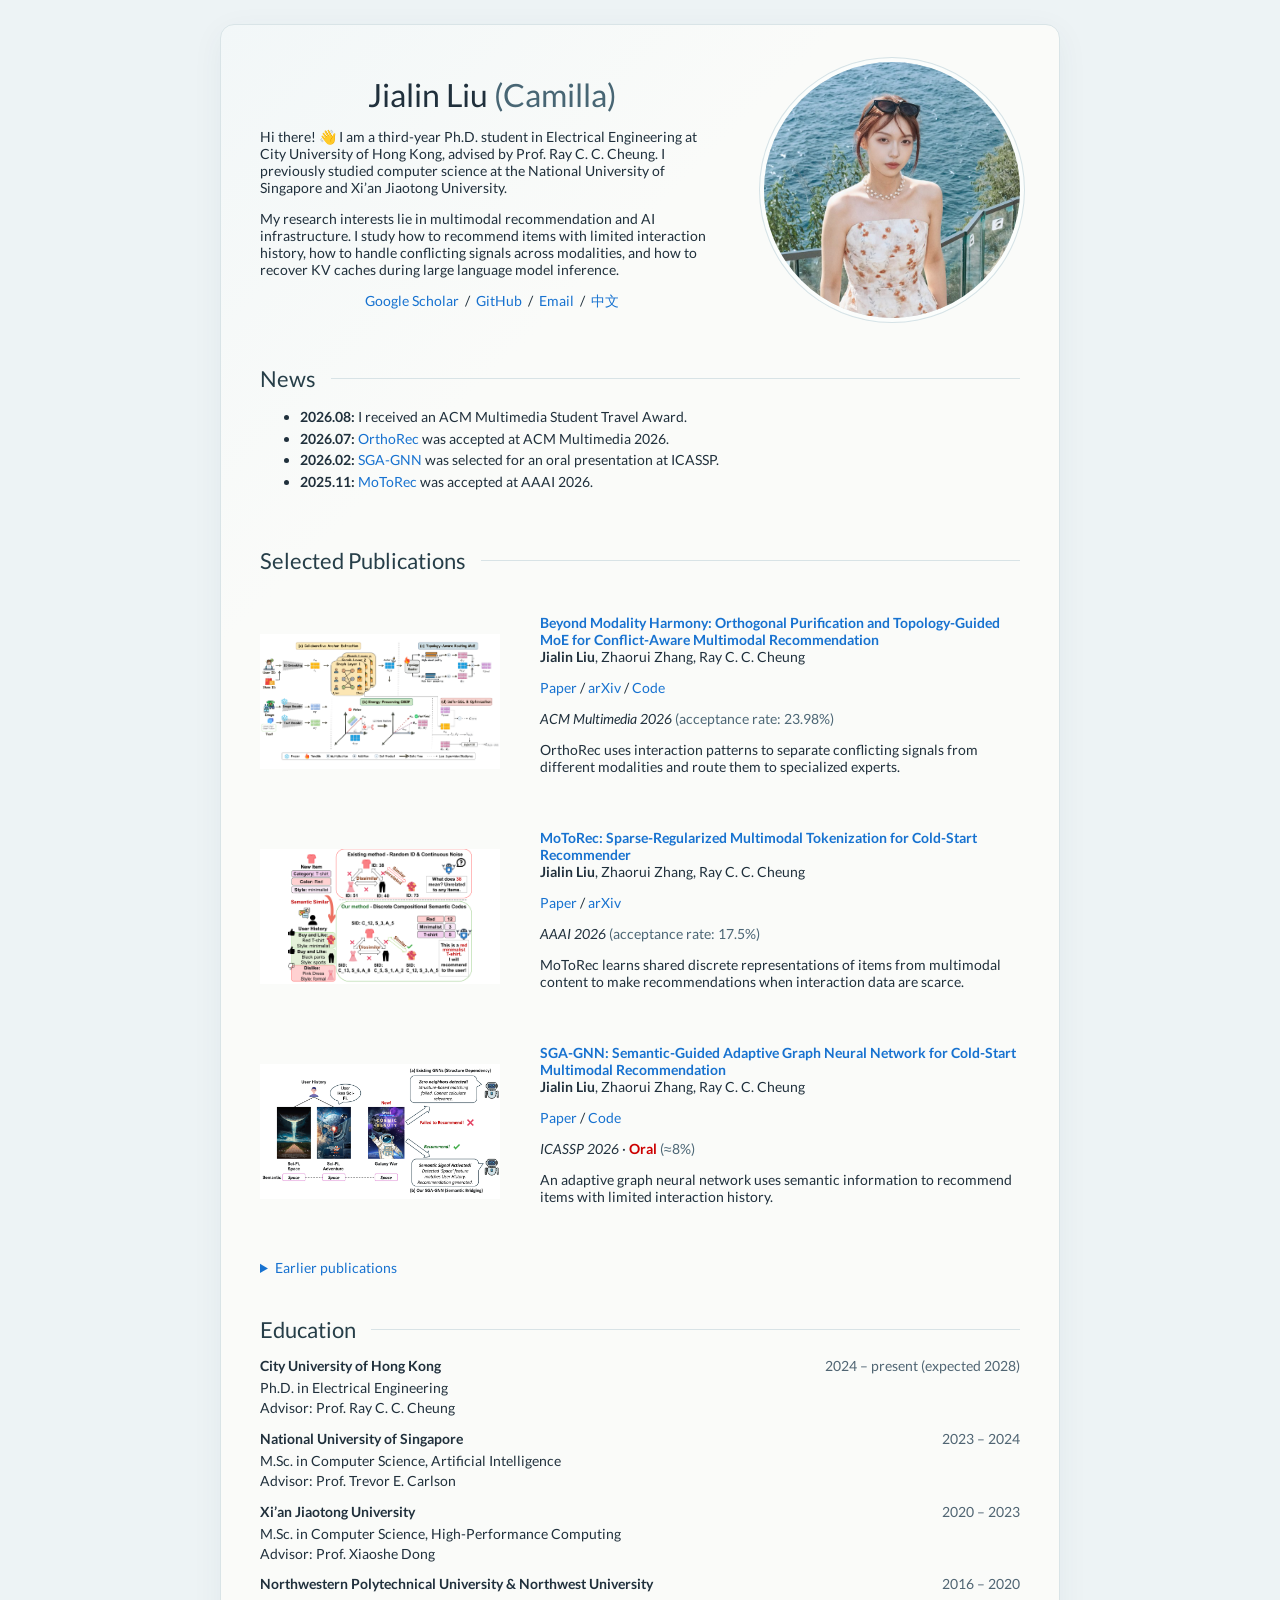
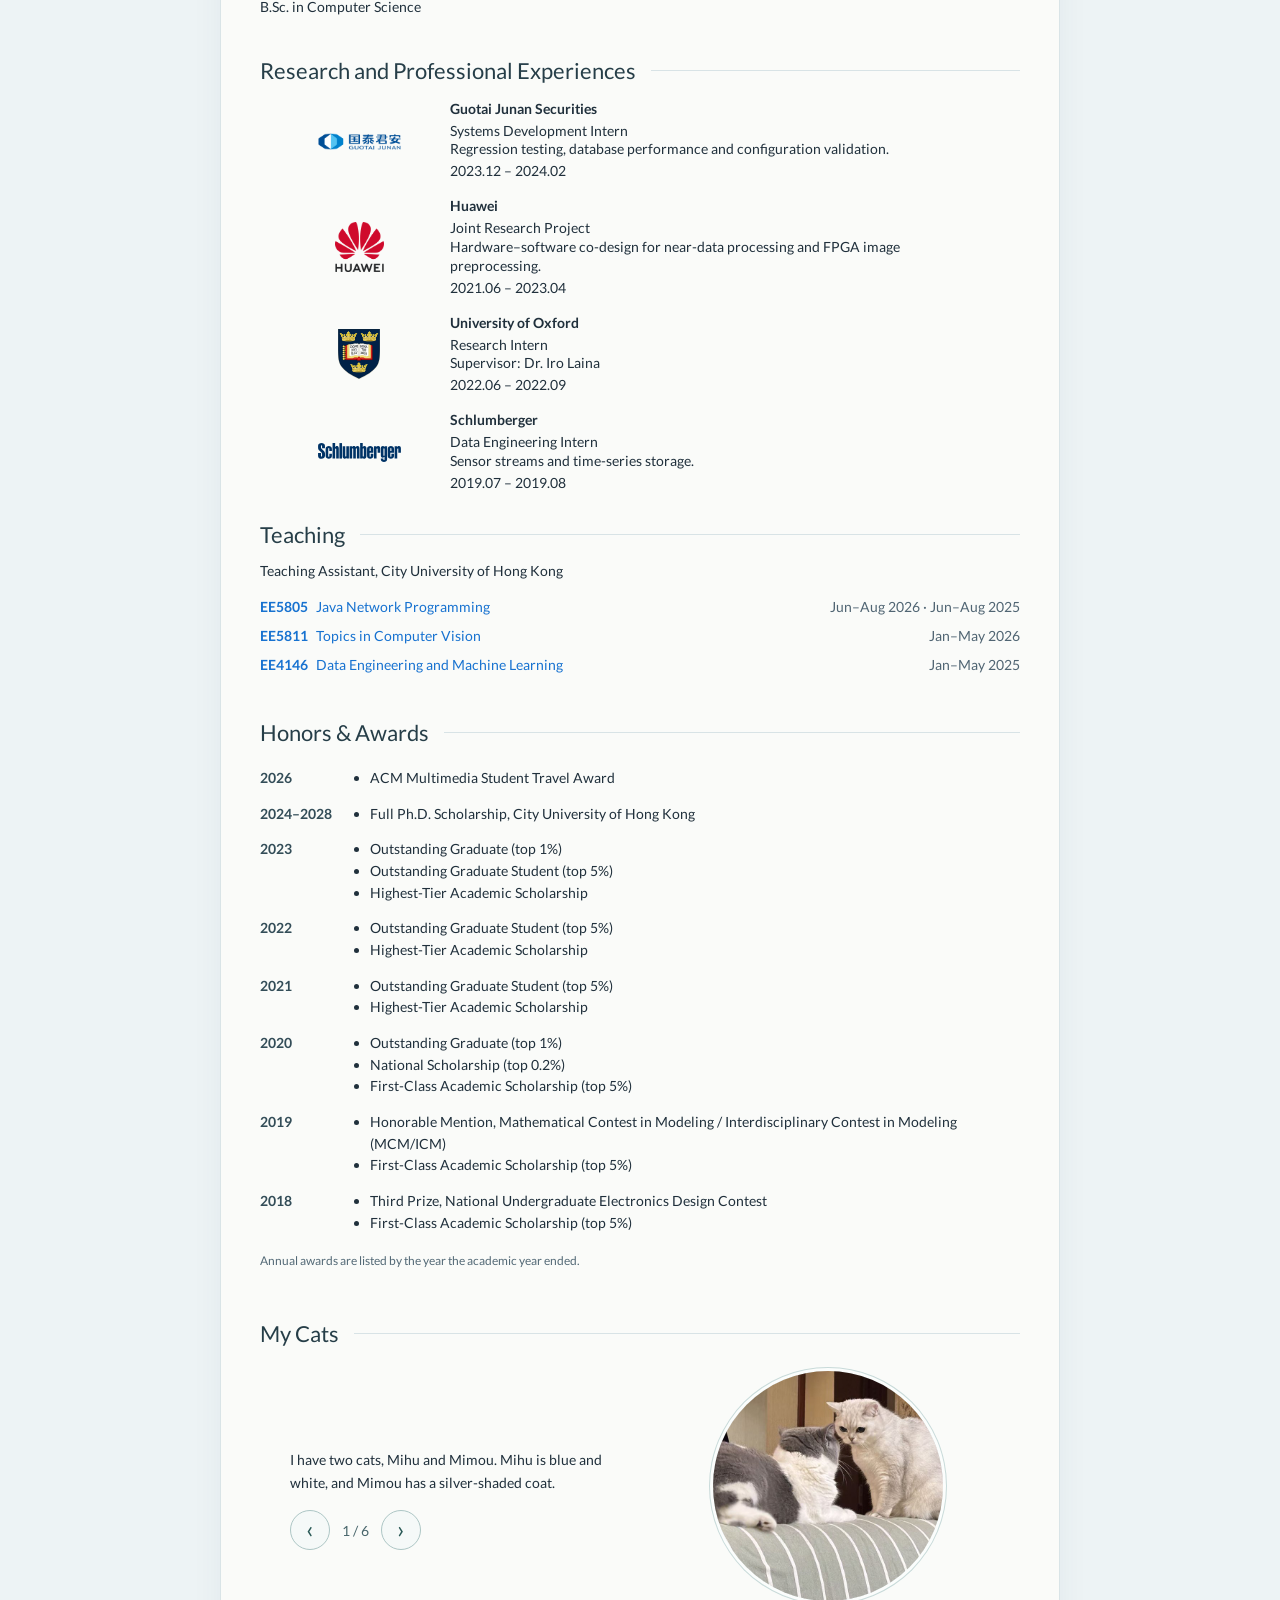
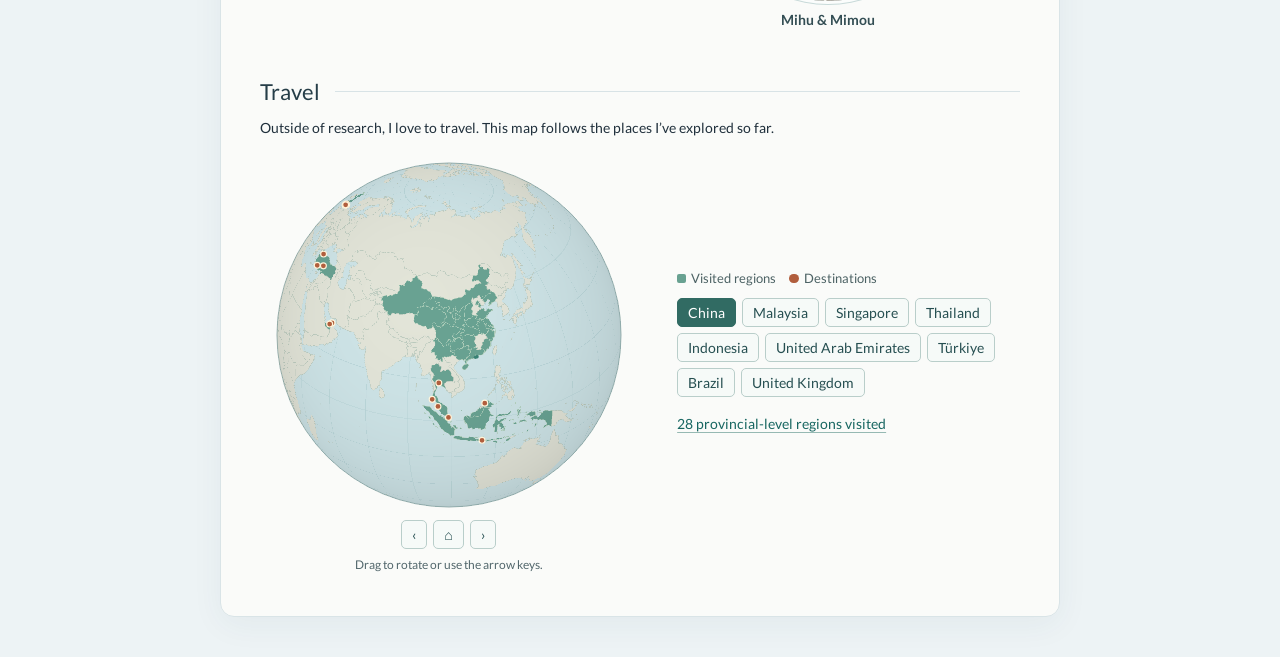
<file: index.html>
<!DOCTYPE HTML>
<html lang="en"><head><meta charset="utf-8"><meta name="viewport" content="width=device-width, initial-scale=1">
<meta name="author" content="Jialin Liu"><meta name="description" content="Jialin Liu's research, publications and academic background.">
<title>Jialin Liu|CityUHK</title>
<meta property="og:title" content="Jialin Liu|CityUHK">
<link rel="stylesheet" href="site.css"><script defer src="language.js"></script><link rel="stylesheet" href="travel.css"><script defer src="travel.js"></script><link rel="stylesheet" href="cats.css"><script defer src="cats.js"></script>
</head><body><main><table role="presentation" class="page"><tbody><tr><td><table role="presentation" class="hero"><tbody><tr><td class="intro"><h1 class="name">Jialin Liu <span>(Camilla)</span></h1><p><span class="en" lang="en">Hi there! 👋 I am a third-year Ph.D. student in Electrical Engineering at City University of Hong Kong, advised by Prof. Ray C. C. Cheung. I previously studied computer science at the National University of Singapore and Xi’an Jiaotong University.</span><span class="zh" lang="zh-CN">你好！👋 我在香港城市大学攻读电子工程博士学位，目前是博士三年级，导师为 Ray C. C. Cheung 教授。此前，我曾在新加坡国立大学和西安交通大学学习计算机科学。</span></p><p><span class="en" lang="en">My research interests lie in multimodal recommendation and AI infrastructure. I study how to recommend items with limited interaction history, how to handle conflicting signals across modalities, and how to recover KV caches during large language model inference.</span><span class="zh" lang="zh-CN">我的研究方向是多模态推荐与 AI 基础设施，关注交互历史有限的物品推荐、多模态信号冲突，以及大语言模型推理中的 KV 缓存恢复。</span></p><p class="center"><a href="https://scholar.google.com/citations?user=gSpO4y8AAAAJ">Google Scholar</a> &nbsp;/&nbsp; <a href="https://github.com/Camilla-jl">GitHub</a> &nbsp;/&nbsp; <a href="mailto:camilla.liu@my.cityu.edu.hk"><span class="en" lang="en">Email</span><span class="zh" lang="zh-CN">邮箱</span></a> &nbsp;/&nbsp; <button class="lang" type="button" lang="zh-CN" aria-label="切换为中文">中文</button></p></td><td class="portrait-td"><div class="portrait-circle"><img class="portrait" src="assets/portrait.jpg" alt="Jialin Liu (Camilla)" width="720" height="720"></div></td></tr></tbody></table><table role="presentation" class="section "><tbody><tr><td><h2><span class="en" lang="en">News</span><span class="zh" lang="zh-CN">动态</span></h2><ul><li><b>2026.08:</b> <span class="en" lang="en">I received an ACM Multimedia Student Travel Award.</span><span class="zh" lang="zh-CN">获 ACM Multimedia 学生差旅奖。</span></li><li><b>2026.07:</b> <span class="en" lang="en"><a href="#orthorec">OrthoRec</a> was accepted at ACM Multimedia 2026.</span><span class="zh" lang="zh-CN"><a href="#orthorec">OrthoRec</a> 获 ACM Multimedia 2026 录用。</span></li><li><b>2026.02:</b> <span class="en" lang="en"><a href="#sga">SGA-GNN</a> was selected for an oral presentation at ICASSP.</span><span class="zh" lang="zh-CN"><a href="#sga">SGA-GNN</a> 入选 ICASSP 口头报告。</span></li><li><b>2025.11:</b> <span class="en" lang="en"><a href="#motorec">MoToRec</a> was accepted at AAAI 2026.</span><span class="zh" lang="zh-CN"><a href="#motorec">MoToRec</a> 获 AAAI 2026 录用。</span></li></ul></td></tr></tbody></table><table role="presentation" class="section "><tbody><tr><td><h2><span class="en" lang="en">Selected Publications</span><span class="zh" lang="zh-CN">代表性论文</span></h2></td></tr></tbody></table><table role="presentation" class="papers"><tbody><tr id="orthorec"><td class="paper-img"><a class="paper-figure" href="assets/orthorec.png"><span class="one"><img src="assets/orthorec.png" alt="" width="240"></span><span class="sr-only"><span class="en" lang="en">Enlarge OrthoRec model architecture</span><span class="zh" lang="zh-CN">放大OrthoRec 模型架构</span></span></a></td><td class="paper-copy"><a href="https://doi.org/10.1145/3767308.3836499"><span class="papertitle">Beyond Modality Harmony: Orthogonal Purification and Topology-Guided MoE for Conflict-Aware Multimodal Recommendation</span></a><br><strong>Jialin Liu</strong>, Zhaorui Zhang, Ray C. C. Cheung<p><a href="https://doi.org/10.1145/3767308.3836499"><span class="en" lang="en">Paper</span><span class="zh" lang="zh-CN">论文</span></a> / <a href="https://arxiv.org/abs/2609.02152">arXiv</a> / <a href="https://github.com/Camilla-jl/Orthorec"><span class="en" lang="en">Code</span><span class="zh" lang="zh-CN">代码</span></a></p><em>ACM Multimedia 2026</em> <span class="rate"><span class="en" lang="en">(acceptance rate: 23.98%)</span><span class="zh" lang="zh-CN">（录用率：23.98%）</span></span><p><span class="en" lang="en">OrthoRec uses interaction patterns to separate conflicting signals from different modalities and route them to specialized experts.</span><span class="zh" lang="zh-CN">OrthoRec 利用用户与物品的交互结构分离不同模态中的冲突信号，并将表征分配给相应的专家。</span></p></td></tr><tr id="motorec"><td class="paper-img"><a class="paper-figure" href="assets/motorec-intro.png"><span class="one"><img src="assets/motorec-intro.png" alt="" width="240"></span><span class="sr-only"><span class="en" lang="en">Enlarge MoToRec comparison of continuous alignment and discrete codes</span><span class="zh" lang="zh-CN">放大MoToRec 连续对齐与离散编码对比</span></span></a></td><td class="paper-copy"><a href="https://doi.org/10.1609/aaai.v40i18.38558"><span class="papertitle">MoToRec: Sparse-Regularized Multimodal Tokenization for Cold-Start Recommender</span></a><br><strong>Jialin Liu</strong>, Zhaorui Zhang, Ray C. C. Cheung<p><a href="https://doi.org/10.1609/aaai.v40i18.38558"><span class="en" lang="en">Paper</span><span class="zh" lang="zh-CN">论文</span></a> / <a href="https://arxiv.org/abs/2602.11062">arXiv</a></p><em>AAAI 2026</em> <span class="rate"><span class="en" lang="en">(acceptance rate: 17.5%)</span><span class="zh" lang="zh-CN">（录用率：17.5%）</span></span><p><span class="en" lang="en">MoToRec learns shared discrete representations of items from multimodal content to make recommendations when interaction data are scarce.</span><span class="zh" lang="zh-CN">MoToRec 从多模态内容中学习物品共享的离散表征，用于交互数据稀少时的冷启动推荐。</span></p></td></tr><tr id="sga"><td class="paper-img"><a class="paper-figure" href="assets/sga-intro.png"><span class="one"><img src="assets/sga-intro.png" alt="" width="240"></span><span class="sr-only"><span class="en" lang="en">Enlarge SGA-GNN movie recommendation cold-start example</span><span class="zh" lang="zh-CN">放大SGA-GNN 电影推荐冷启动示例</span></span></a></td><td class="paper-copy"><a href="https://doi.org/10.1109/ICASSP55912.2026.11460514"><span class="papertitle">SGA-GNN: Semantic-Guided Adaptive Graph Neural Network for Cold-Start Multimodal Recommendation</span></a><br><strong>Jialin Liu</strong>, Zhaorui Zhang, Ray C. C. Cheung<p><a href="https://doi.org/10.1109/ICASSP55912.2026.11460514"><span class="en" lang="en">Paper</span><span class="zh" lang="zh-CN">论文</span></a> / <a href="https://github.com/Camilla-jl/SGA-GNN"><span class="en" lang="en">Code</span><span class="zh" lang="zh-CN">代码</span></a></p><em>ICASSP 2026</em> · <strong class="oral"><a href="https://www.cmsworkshops.com/ICASSP2026/view_paper.php?PaperNum=15662&amp;bare=1"><span class="en" lang="en">Oral</span><span class="zh" lang="zh-CN">口头报告</span></a></strong> <span class="rate">(≈8%)</span><p><span class="en" lang="en">An adaptive graph neural network uses semantic information to recommend items with limited interaction history.</span><span class="zh" lang="zh-CN">通过语义信息引导自适应图神经网络，为交互历史有限的物品学习推荐表征。</span></p></td></tr></tbody></table><table role="presentation" class="section "><tbody><tr><td><details><summary><span class="en" lang="en">Earlier publications</span><span class="zh" lang="zh-CN">早期论文</span></summary><p><b><a href="https://doi.org/10.1109/HPCC-DSS-SmartCity-DependSys53884.2021.00158">DMF-MPC: A Dual-Stage and Multi-Step Forecasting Model Based Cooling System Control Method for Data Center Energy Cost Minimization</a></b><br>Xinrui He, Weiduo Chen, Xiaoshe Dong, Qiang Wang, <strong>Jialin Liu</strong>, Fan Dong, Yuanqi Su. <em>IEEE HPCC 2021</em>, <a href="https://www.ieee-hpcc.org/2021/The%20Hyper-Intelligence%20Congress%202021-schedule.pdf#page=23"><span class="en" lang="en">Special Session 3</span><span class="zh" lang="zh-CN">专题分会 3</span></a>.</p><p><b>Process Modeling Technology of Ancient Architecture with 3D Structure</b><br><strong>Jialin Liu</strong>, Hua Shi. <em>Electronic Technology and Software Engineering</em>, 2019.</p></details></td></tr></tbody></table><table role="presentation" class="section "><tbody><tr><td><section id="education"><h2><span class="en" lang="en">Education</span><span class="zh" lang="zh-CN">教育背景</span></h2><ul class="education-list"><li><div class="school-heading"><strong><span class="en" lang="en">City University of Hong Kong</span><span class="zh" lang="zh-CN">香港城市大学</span></strong><span class="school-dates">2024 – <span class="en" lang="en">present (expected 2028)</span><span class="zh" lang="zh-CN">至今（预计 2028 年毕业）</span></span></div><p><span class="en" lang="en">Ph.D. in Electrical Engineering<br>Advisor: Prof. Ray C. C. Cheung</span><span class="zh" lang="zh-CN">电子工程博士<br>导师：Ray C. C. Cheung 教授</span></p></li><li><div class="school-heading"><strong><span class="en" lang="en">National University of Singapore</span><span class="zh" lang="zh-CN">新加坡国立大学</span></strong><span class="school-dates">2023 – 2024</span></div><p><span class="en" lang="en">M.Sc. in Computer Science, Artificial Intelligence<br>Advisor: Prof. Trevor E. Carlson</span><span class="zh" lang="zh-CN">计算机科学硕士，人工智能方向<br>导师：Trevor E. Carlson 副教授</span></p></li><li><div class="school-heading"><strong><span class="en" lang="en">Xi’an Jiaotong University</span><span class="zh" lang="zh-CN">西安交通大学</span></strong><span class="school-dates">2020 – 2023</span></div><p><span class="en" lang="en">M.Sc. in Computer Science, High-Performance Computing<br>Advisor: Prof. Xiaoshe Dong</span><span class="zh" lang="zh-CN">计算机科学硕士，高性能计算方向<br>导师：董小社教授</span></p></li><li><div class="school-heading"><strong><span class="en" lang="en">Northwestern Polytechnical University &amp; Northwest University</span><span class="zh" lang="zh-CN">西北工业大学 &amp; 西北大学</span></strong><span class="school-dates">2016 – 2020</span></div><p><span class="en" lang="en">B.Sc. in Computer Science</span><span class="zh" lang="zh-CN">计算机科学学士</span></p></li></ul></section></td></tr></tbody></table><table role="presentation" class="section institution-heading"><tbody><tr><td><h2><span class="en" lang="en">Research and Professional Experiences</span><span class="zh" lang="zh-CN">科研与实习经历</span></h2></td></tr></tbody></table><table role="presentation" class="institutions"><tbody><tr><td class="institution-mark"><img class="school-logo" src="assets/org-guotai.png" alt=""></td><td><b><span class="en" lang="en">Guotai Junan Securities</span><span class="zh" lang="zh-CN">国泰君安证券</span></b><p><span class="en" lang="en">Systems Development Intern<br>Regression testing, database performance and configuration validation.</span><span class="zh" lang="zh-CN">系统开发实习生<br>自动化回归测试、数据库性能优化与配置校验。</span></p>2023.12 – 2024.02</td></tr><tr><td class="institution-mark"><img class="school-logo" src="assets/org-huawei.png" alt=""></td><td><b><span class="en" lang="en">Huawei</span><span class="zh" lang="zh-CN">华为</span></b><p><span class="en" lang="en">Joint Research Project<br>Hardware–software co-design for near-data processing and FPGA image preprocessing.</span><span class="zh" lang="zh-CN">联合研究项目<br>面向近数据处理的软硬件协同设计与 FPGA 图像预处理。</span></p>2021.06 – 2023.04</td></tr><tr><td class="institution-mark"><img class="school-logo" src="assets/edu-oxford.svg" alt=""></td><td><b><span class="en" lang="en">University of Oxford</span><span class="zh" lang="zh-CN">牛津大学</span></b><p><span class="en" lang="en">Research Intern<br>Supervisor: Dr. Iro Laina</span><span class="zh" lang="zh-CN">研究实习生<br>导师：Iro Laina 博士</span></p>2022.06 – 2022.09</td></tr><tr><td class="institution-mark"><img class="school-logo" src="assets/org-schlumberger.svg" alt=""></td><td><b><span class="en" lang="en">Schlumberger</span><span class="zh" lang="zh-CN">北方斯伦贝谢</span></b><p><span class="en" lang="en">Data Engineering Intern<br>Sensor streams and time-series storage.</span><span class="zh" lang="zh-CN">数据工程实习生<br>传感器数据流与时序数据存储。</span></p>2019.07 – 2019.08</td></tr></tbody></table><table role="presentation" class="section "><tbody><tr><td><section id="teaching"><h2><span class="en" lang="en">Teaching</span><span class="zh" lang="zh-CN">助教经历</span></h2><p><span class="en" lang="en">Teaching Assistant, City University of Hong Kong</span><span class="zh" lang="zh-CN">香港城市大学 · 课程助教</span></p><ul class="teaching-courses"><li><a href="https://www.cityu.edu.hk/catalogue/pg/202526/course/EE5805.htm"><b>EE5805</b> <span class="en" lang="en">Java Network Programming</span><span class="zh" lang="zh-CN">Java 网络编程</span></a><span class="teaching-dates"><span class="en" lang="en">Jun–Aug 2026 · Jun–Aug 2025</span><span class="zh" lang="zh-CN">2026 年 6–8 月、2025 年 6–8 月</span></span></li><li><a href="https://www.cityu.edu.hk/catalogue/pg/202526/course/EE5811.htm"><b>EE5811</b> <span class="en" lang="en">Topics in Computer Vision</span><span class="zh" lang="zh-CN">计算机视觉专题</span></a><span class="teaching-dates"><span class="en" lang="en">Jan–May 2026</span><span class="zh" lang="zh-CN">2026 年 1–5 月</span></span></li><li><a href="https://www.cityu.edu.hk/catalogue/ug/202425/course/EE4146.htm"><b>EE4146</b> <span class="en" lang="en">Data Engineering and Machine Learning</span><span class="zh" lang="zh-CN">数据工程与机器学习</span></a><span class="teaching-dates"><span class="en" lang="en">Jan–May 2025</span><span class="zh" lang="zh-CN">2025 年 1–5 月</span></span></li></ul></section></td></tr></tbody></table><table role="presentation" class="section "><tbody><tr><td><h2><span class="en" lang="en">Honors &amp; Awards</span><span class="zh" lang="zh-CN">荣誉与奖项</span></h2><dl class="awards"><div class="award-year"><dt>2026</dt><dd><ul><li><span class="en" lang="en">ACM Multimedia Student Travel Award</span><span class="zh" lang="zh-CN">ACM Multimedia 学生差旅奖</span></li></ul></dd></div><div class="award-year"><dt>2024–2028</dt><dd><ul><li><span class="en" lang="en">Full Ph.D. Scholarship, City University of Hong Kong</span><span class="zh" lang="zh-CN">香港城市大学博士全额奖学金</span></li></ul></dd></div><div class="award-year"><dt>2023</dt><dd><ul><li><span class="en" lang="en">Outstanding Graduate (top 1%)</span><span class="zh" lang="zh-CN">优秀毕业生（1%）</span></li><li><span class="en" lang="en">Outstanding Graduate Student (top 5%)</span><span class="zh" lang="zh-CN">优秀研究生（前 5%）</span></li><li><span class="en" lang="en">Highest-Tier Academic Scholarship</span><span class="zh" lang="zh-CN">特等学业奖学金</span></li></ul></dd></div><div class="award-year"><dt>2022</dt><dd><ul><li><span class="en" lang="en">Outstanding Graduate Student (top 5%)</span><span class="zh" lang="zh-CN">优秀研究生（前 5%）</span></li><li><span class="en" lang="en">Highest-Tier Academic Scholarship</span><span class="zh" lang="zh-CN">特等学业奖学金</span></li></ul></dd></div><div class="award-year"><dt>2021</dt><dd><ul><li><span class="en" lang="en">Outstanding Graduate Student (top 5%)</span><span class="zh" lang="zh-CN">优秀研究生（前 5%）</span></li><li><span class="en" lang="en">Highest-Tier Academic Scholarship</span><span class="zh" lang="zh-CN">特等学业奖学金</span></li></ul></dd></div><div class="award-year"><dt>2020</dt><dd><ul><li><span class="en" lang="en">Outstanding Graduate (top 1%)</span><span class="zh" lang="zh-CN">优秀毕业生（1%）</span></li><li><span class="en" lang="en">National Scholarship (top 0.2%)</span><span class="zh" lang="zh-CN">国家奖学金（0.2%）</span></li><li><span class="en" lang="en">First-Class Academic Scholarship (top 5%)</span><span class="zh" lang="zh-CN">一等学业奖学金（5%）</span></li></ul></dd></div><div class="award-year"><dt>2019</dt><dd><ul><li><span class="en" lang="en">Honorable Mention, Mathematical Contest in Modeling / Interdisciplinary Contest in Modeling (MCM/ICM)</span><span class="zh" lang="zh-CN">美国大学生数学建模竞赛（MCM/ICM）H 奖</span></li><li><span class="en" lang="en">First-Class Academic Scholarship (top 5%)</span><span class="zh" lang="zh-CN">一等学业奖学金（5%）</span></li></ul></dd></div><div class="award-year"><dt>2018</dt><dd><ul><li><span class="en" lang="en">Third Prize, National Undergraduate Electronics Design Contest</span><span class="zh" lang="zh-CN">全国大学生电子设计竞赛三等奖</span></li><li><span class="en" lang="en">First-Class Academic Scholarship (top 5%)</span><span class="zh" lang="zh-CN">一等学业奖学金（5%）</span></li></ul></dd></div></dl><p class="year-note"><span class="en" lang="en">Annual awards are listed by the year the academic year ended.</span><span class="zh" lang="zh-CN">按学年评选的奖项以学年结束年份列示。</span></p></td></tr></tbody></table><table role="presentation" class="section "><tbody><tr><td><section id="cats"><h2><span class="en" lang="en">My Cats</span><span class="zh" lang="zh-CN">我的两只猫</span></h2><div class="cat-album"><p class="cat-intro"><span class="en" lang="en">I have two cats, Mihu and Mimou. Mihu is blue and white, and Mimou has a silver-shaded coat.</span><span class="zh" lang="zh-CN">我有两只猫。蓝白色的是 Mihu，银渐层是 Mimou。</span></p><div id="cat-photos" class="cat-track" tabindex="0" aria-label="Cat photos"><figure class="cat-slide"><img src="assets/cats/together.jpg" width="640" height="640" loading="lazy" decoding="async" alt="The two cats face each other on the striped sofa." data-alt-zh="两只猫在条纹沙发靠背上面对面。"><figcaption><span class="en" lang="en">Mihu &amp; Mimou</span><span class="zh" lang="zh-CN">Mihu 和 Mimou</span></figcaption></figure><figure class="cat-slide"><img src="assets/cats/mihu-portrait.jpg" width="640" height="640" loading="lazy" decoding="async" alt="Mihu rests both front paws on a striped cushion." data-alt-zh="Mihu 把两只前爪并排搭在条纹软垫上。"><figcaption><span class="en" lang="en">Mihu</span><span class="zh" lang="zh-CN">Mihu</span></figcaption></figure><figure class="cat-slide"><img src="assets/cats/mimou-portrait.jpg" width="640" height="640" loading="lazy" decoding="async" alt="Mimou looks up from the wooden floor." data-alt-zh="Mimou 趴在木地板上，抬头看向镜头。"><figcaption><span class="en" lang="en">Mimou</span><span class="zh" lang="zh-CN">Mimou</span></figcaption></figure><figure class="cat-slide"><img src="assets/cats/mihu-walk.jpg" width="640" height="640" loading="lazy" decoding="async" alt="Mihu steps out from under a chair." data-alt-zh="Mihu 从椅子下面探头走出来。"><figcaption><span class="en" lang="en">Mihu</span><span class="zh" lang="zh-CN">Mihu</span></figcaption></figure><figure class="cat-slide"><img src="assets/cats/mimou-floor.jpg" width="640" height="640" loading="lazy" decoding="async" alt="Mimou lies belly-up with curled paws." data-alt-zh="Mimou 仰躺在地板上，蜷着爪子。"><figcaption><span class="en" lang="en">Mimou</span><span class="zh" lang="zh-CN">Mimou</span></figcaption></figure><figure class="cat-slide"><img src="assets/cats/mihu-table.jpg" width="640" height="640" loading="lazy" decoding="async" alt="Mihu sits on the table beside a paper cup." data-alt-zh="Mihu 坐在桌上，旁边放着一个纸杯。"><figcaption><span class="en" lang="en">Mihu</span><span class="zh" lang="zh-CN">Mihu</span></figcaption></figure></div><div class="cat-nav" hidden><button type="button" data-cat-step="-1" aria-controls="cat-photos"><span aria-hidden="true">‹</span><span class="sr-only"><span class="en" lang="en">Previous photo</span><span class="zh" lang="zh-CN">上一张照片</span></span></button><span id="cat-status" aria-live="polite" aria-atomic="true">1 / 6</span><button type="button" data-cat-step="1" aria-controls="cat-photos"><span aria-hidden="true">›</span><span class="sr-only"><span class="en" lang="en">Next photo</span><span class="zh" lang="zh-CN">下一张照片</span></span></button></div></div></section></td></tr></tbody></table><table role="presentation" class="section "><tbody><tr><td><section id="travel"><h2><span class="en" lang="en">Travel</span><span class="zh" lang="zh-CN">旅行足迹</span></h2><p><span class="en" lang="en">Outside of research, I love to travel. This map follows the places I’ve explored so far.</span><span class="zh" lang="zh-CN">做研究之余，我喜欢旅行。把走过的地方一一点亮，下一站还在探索中。</span></p><div class="travel-atlas"><div class="travel-map-frame"><canvas id="travel-globe" width="420" height="420" tabindex="0" aria-label="Interactive travel globe" aria-describedby="travel-instructions"></canvas><div class="travel-controls"><button type="button" data-travel-rotate="left"><span aria-hidden="true">‹</span><span class="sr-only"><span class="en" lang="en">Rotate left</span><span class="zh" lang="zh-CN">向左旋转</span></span></button><button type="button" data-travel-rotate="home"><span aria-hidden="true">⌂</span><span class="sr-only"><span class="en" lang="en">Reset view</span><span class="zh" lang="zh-CN">回到初始视角</span></span></button><button type="button" data-travel-rotate="right"><span aria-hidden="true">›</span><span class="sr-only"><span class="en" lang="en">Rotate right</span><span class="zh" lang="zh-CN">向右旋转</span></span></button></div><p class="travel-map-hint" id="travel-instructions"><span class="en" lang="en">Drag to rotate or use the arrow keys.</span><span class="zh" lang="zh-CN">拖动地球或使用方向键旋转。</span></p></div><div class="travel-places"><div class="travel-key" aria-hidden="true"><span><span class="en" lang="en">Visited regions</span><span class="zh" lang="zh-CN">到访地区</span></span><span><span class="en" lang="en">Destinations</span><span class="zh" lang="zh-CN">目的地</span></span></div><div class="travel-region-list"><button type="button" data-travel-region="CN" aria-pressed="true"><span class="en" lang="en">China</span><span class="zh" lang="zh-CN">中国</span></button><button type="button" data-travel-region="MY" aria-pressed="false"><span class="en" lang="en">Malaysia</span><span class="zh" lang="zh-CN">马来西亚</span></button><button type="button" data-travel-region="SG" aria-pressed="false"><span class="en" lang="en">Singapore</span><span class="zh" lang="zh-CN">新加坡</span></button><button type="button" data-travel-region="TH" aria-pressed="false"><span class="en" lang="en">Thailand</span><span class="zh" lang="zh-CN">泰国</span></button><button type="button" data-travel-region="ID" aria-pressed="false"><span class="en" lang="en">Indonesia</span><span class="zh" lang="zh-CN">印度尼西亚</span></button><button type="button" data-travel-region="AE" aria-pressed="false"><span class="en" lang="en">United Arab Emirates</span><span class="zh" lang="zh-CN">阿联酋</span></button><button type="button" data-travel-region="TR" aria-pressed="false"><span class="en" lang="en">Türkiye</span><span class="zh" lang="zh-CN">土耳其</span></button><button type="button" data-travel-region="BR" aria-pressed="false"><span class="en" lang="en">Brazil</span><span class="zh" lang="zh-CN">巴西</span></button><button type="button" data-travel-region="GB" aria-pressed="false"><span class="en" lang="en">United Kingdom</span><span class="zh" lang="zh-CN">英国</span></button></div><p id="travel-selection" aria-live="polite"></p></div></div><noscript><style>#travel .travel-atlas{display:none}</style><ul><li><span class="en" lang="en">China · 28 provincial-level regions</span><span class="zh" lang="zh-CN">中国 · 28 个省级行政区</span></li><li><span class="en" lang="en">Malaysia · Penang and Kota Kinabalu</span><span class="zh" lang="zh-CN">马来西亚 · 槟城、亚庇</span></li><li><span class="en" lang="en">Singapore</span><span class="zh" lang="zh-CN">新加坡</span></li><li><span class="en" lang="en">Thailand · Bangkok and Phuket</span><span class="zh" lang="zh-CN">泰国 · 曼谷、普吉岛</span></li><li><span class="en" lang="en">Indonesia · Bali</span><span class="zh" lang="zh-CN">印度尼西亚 · 巴厘岛</span></li><li><span class="en" lang="en">United Arab Emirates · Dubai and Abu Dhabi</span><span class="zh" lang="zh-CN">阿联酋 · 迪拜、阿布扎比</span></li><li><span class="en" lang="en">Türkiye · Istanbul, Antalya and Cappadocia</span><span class="zh" lang="zh-CN">土耳其 · 伊斯坦布尔、安塔利亚、卡帕多奇亚</span></li><li><span class="en" lang="en">Brazil · Rio de Janeiro</span><span class="zh" lang="zh-CN">巴西 · 里约热内卢</span></li><li><span class="en" lang="en">United Kingdom · London, Cambridge, Oxford and Watford</span><span class="zh" lang="zh-CN">英国 · 伦敦、剑桥、牛津、沃特福德</span></li></ul></noscript></section></td></tr></tbody></table></td></tr></tbody></table></main></body></html>
</file>
<file: site.css>
/* latin-ext */
@font-face {
  font-family: 'Lato';
  font-style: italic;
  font-weight: 400;
  src: local('Lato Italic'), local('Lato-Italic'), url(assets/fonts/S6u8w4BMUTPHjxsAUi-qNiXg7eU0.woff2) format('woff2');
  unicode-range: U+0100-024F, U+0259, U+1E00-1EFF, U+2020, U+20A0-20AB, U+20AD-20CF, U+2113, U+2C60-2C7F, U+A720-A7FF;
}

/* latin */
@font-face {
  font-family: 'Lato';
  font-style: italic;
  font-weight: 400;
  src: local('Lato Italic'), local('Lato-Italic'), url(assets/fonts/S6u8w4BMUTPHjxsAXC-qNiXg7Q.woff2) format('woff2');
  unicode-range: U+0000-00FF, U+0131, U+0152-0153, U+02BB-02BC, U+02C6, U+02DA, U+02DC, U+2000-206F, U+2074, U+20AC, U+2122, U+2191, U+2193, U+2212, U+2215, U+FEFF, U+FFFD;
}

/* latin-ext */
@font-face {
  font-family: 'Lato';
  font-style: italic;
  font-weight: 700;
  src: local('Lato Bold Italic'), local('Lato-BoldItalic'), url(assets/fonts/S6u_w4BMUTPHjxsI5wq_FQftx9897sxZ.woff2) format('woff2');
  unicode-range: U+0100-024F, U+0259, U+1E00-1EFF, U+2020, U+20A0-20AB, U+20AD-20CF, U+2113, U+2C60-2C7F, U+A720-A7FF;
}

/* latin */
@font-face {
  font-family: 'Lato';
  font-style: italic;
  font-weight: 700;
  src: local('Lato Bold Italic'), local('Lato-BoldItalic'), url(assets/fonts/S6u_w4BMUTPHjxsI5wq_Gwftx9897g.woff2) format('woff2');
  unicode-range: U+0000-00FF, U+0131, U+0152-0153, U+02BB-02BC, U+02C6, U+02DA, U+02DC, U+2000-206F, U+2074, U+20AC, U+2122, U+2191, U+2193, U+2212, U+2215, U+FEFF, U+FFFD;
}

/* latin-ext */
@font-face {
  font-family: 'Lato';
  font-style: normal;
  font-weight: 400;
  src: local('Lato Regular'), local('Lato-Regular'), url(assets/fonts/S6uyw4BMUTPHjxAwXiWtFCfQ7A.woff2) format('woff2');
  unicode-range: U+0100-024F, U+0259, U+1E00-1EFF, U+2020, U+20A0-20AB, U+20AD-20CF, U+2113, U+2C60-2C7F, U+A720-A7FF;
}

/* latin */
@font-face {
  font-family: 'Lato';
  font-style: normal;
  font-weight: 400;
  src: local('Lato Regular'), local('Lato-Regular'), url(assets/fonts/S6uyw4BMUTPHjx4wXiWtFCc.woff2) format('woff2');
  unicode-range: U+0000-00FF, U+0131, U+0152-0153, U+02BB-02BC, U+02C6, U+02DA, U+02DC, U+2000-206F, U+2074, U+20AC, U+2122, U+2191, U+2193, U+2212, U+2215, U+FEFF, U+FFFD;
}

/* latin-ext */
@font-face {
  font-family: 'Lato';
  font-style: normal;
  font-weight: 700;
  src: local('Lato Bold'), local('Lato-Bold'), url(assets/fonts/S6u9w4BMUTPHh6UVSwaPGQ3q5d0N7w.woff2) format('woff2');
  unicode-range: U+0100-024F, U+0259, U+1E00-1EFF, U+2020, U+20A0-20AB, U+20AD-20CF, U+2113, U+2C60-2C7F, U+A720-A7FF;
}

/* latin */
@font-face {
  font-family: 'Lato';
  font-style: normal;
  font-weight: 700;
  src: local('Lato Bold'), local('Lato-Bold'), url(assets/fonts/S6u9w4BMUTPHh6UVSwiPGQ3q5d0.woff2) format('woff2');
  unicode-range: U+0000-00FF, U+0131, U+0152-0153, U+02BB-02BC, U+02C6, U+02DA, U+02DC, U+2000-206F, U+2074, U+20AC, U+2122, U+2191, U+2193, U+2212, U+2215, U+FEFF, U+FFFD;
}

a {
  color: #1772d0;
  text-decoration: none;
}

a:focus,
a:hover {
  color: #f09228;
  text-decoration: none;
}

body,
td,
th,
tr,
p,
a {
  font-family: 'Lato', Verdana, Helvetica, sans-serif;
  font-size: 14px;
}

strong {
  font-family: 'Lato', Verdana, Helvetica, sans-serif;
  font-size: 14px;
}

h2 {
  margin: 0;
  font-weight: normal;
  font-family: 'Lato', Verdana, Helvetica, sans-serif;
  font-size: 22px;
}

.papertitle {
  font-family: 'Lato', Verdana, Helvetica, sans-serif;
  font-size: 14px;
  font-weight: 700;
}

.name {
  padding-top: 20px;
  margin: 0;
  font-family: 'Lato', Verdana, Helvetica, sans-serif;
  font-size: 32px;
}

.one {
  width: 240px;
  height: 135px;
  position: relative;
}

.two {
  width: 240px;
  height: 135px;
  position: absolute;
  transition: opacity .2s ease-in-out;
  -moz-transition: opacity .2s ease-in-out;
  -webkit-transition: opacity .2s ease-in-out;
}

.fade {
  transition: opacity .2s ease-in-out;
  -moz-transition: opacity .2s ease-in-out;
  -webkit-transition: opacity .2s ease-in-out;
}

span.highlight {
  background-color: #ffffd0;
}

html[lang=en] .zh,html[lang=zh-CN] .en{display:none}
body{margin:0;color:#20303c;background:#edf3f5}
main{max-width:840px;margin:24px auto 40px;padding:10px 12px 22px;box-sizing:border-box;background:linear-gradient(135deg,#f2f7f8,#fafbf9 440px);border:1px solid #d9e4e7;border-radius:14px;box-shadow:0 8px 32px rgba(44,79,92,.055)}
table{border:0;border-spacing:0;border-collapse:separate;width:100%;margin:0 auto}
.page{max-width:800px}.page>tbody>tr>td{padding:0}
.intro,.portrait-td{padding:2.5%;vertical-align:middle}
.intro{width:63%}.portrait-td{width:40%;max-width:40%}
.name{font-weight:normal;text-align:center}.center{text-align:center}
.name span{color:#486674;font-weight:normal}
.lang,summary{font:inherit;color:#1772d0;cursor:pointer}.lang{background:none;border:0;padding:0}.lang:hover,summary:hover{color:#f09228}
.portrait-circle{border-radius:50%;aspect-ratio:1;overflow:hidden;background:#dce9ee;box-shadow:0 0 0 4px #fbfdfc,0 0 0 5px #d5e2e6}
.portrait{display:block;width:100%;height:100%;object-fit:cover}
.section td,.paper-img,.paper-copy{padding:20px;vertical-align:middle}
.section h2{display:flex;align-items:center;gap:15px;color:#263e48}
.section h2::after{content:"";height:1px;flex:1;background:#d8e3e6}
.section li{line-height:1.55}
.teaching-courses{list-style:none;padding:0;margin:0}
.teaching-courses li{display:grid;grid-template-columns:1fr auto;gap:1em;padding:.25em 0}
.teaching-courses b{margin-right:.35em}
.teaching-dates{color:#506573;font-variant-numeric:tabular-nums;text-align:right}
@media(max-width:600px){.teaching-courses li{grid-template-columns:1fr;gap:0;padding:.35em 0}.teaching-dates{text-align:left}}
.paper-img{width:35%}.paper-copy{width:75%}.one img{width:100%;height:100%;object-fit:contain}
.paper-figure,.one{display:block}.one{max-width:100%}.paper-figure{text-align:center}.one img{display:block;background:#fff}.rate{color:#4c6675}
.sr-only{position:absolute;width:1px;height:1px;padding:0;margin:-1px;overflow:hidden;clip-path:inset(50%);white-space:nowrap;border:0}
.oral{color:#c00}.institutions{width:90%}.institution-mark{width:22%;text-align:center}
.section.institution-heading td{padding-bottom:8px}
.institutions td{padding:8px 12px;vertical-align:middle;line-height:1.35}
.institutions p{margin:3px 0;line-height:inherit}
.school-logo{max-width:62%;max-height:50px;object-fit:contain;vertical-align:middle}.school-short,.period{color:#444}
.oral a{color:inherit;font-weight:inherit}.oral a:hover{text-decoration:underline}
.education-list{list-style:none;padding:0;margin:12px 0 0}
.education-list li+li{margin-top:10px}
.school-heading{display:flex;align-items:baseline;justify-content:space-between;gap:4px 16px;flex-wrap:wrap}
.school-dates{color:#506573;white-space:nowrap;font-variant-numeric:tabular-nums}
.education-list p{margin:2px 0 0;line-height:1.4}
@media(max-width:600px){.school-heading{flex-direction:column;gap:0}}
.awards{margin:14px 0 0}.award-year{display:grid;grid-template-columns:6em 1fr;gap:10px;padding:7px 0}.award-year dt{font-weight:bold;color:#334d58;line-height:1.55;font-variant-numeric:tabular-nums}.award-year dd{margin:0}.award-year ul{margin:0;padding-left:1.15em}.year-note{font-size:12px;color:#536976}
@media(max-width:440px){.award-year{grid-template-columns:5.3em 1fr;gap:4px}}
a:focus-visible,button:focus-visible,summary:focus-visible{outline:2px solid #1772d0;outline-offset:2px}
@media(max-width:600px){.one{width:100%;height:auto}.paper-img{width:30%}.paper-copy{width:70%}.paper-img,.paper-copy,.section td{padding:12px}.institutions{width:100%}.institutions td{padding:6px 7px}.name{font-size:27px}.hero tr{display:flex;align-items:center;flex-wrap:wrap}.hero .intro{width:auto;flex:1;min-width:0}.hero .portrait-td{width:28%;max-width:120px}.intro p{line-height:1.45}}
@media(max-width:440px){.name{font-size:24px}.paper-img{width:28%;padding:7px}.paper-copy{padding:9px}.period{font-size:12px}.hero{position:relative}.hero tr{display:block}.hero .intro{display:block;width:auto;padding:14px 10px 5px}.hero .name{margin:0;padding:19px 92px 31px 0;text-align:left}.hero .portrait-td{position:absolute;top:3px;right:10px;width:75px;padding:0}.hero .intro p:first-of-type{margin-top:7px}}
@media(max-width:850px){main{margin:0 auto;padding:8px 6px 18px;border:0;border-radius:0;box-shadow:none}}
@media(max-width:600px){.one img{height:auto}}
</file>
<file: travel.css>
#travel .travel-atlas {
  display: grid;
  grid-template-columns: minmax(0, 1.1fr) minmax(0, 1fr);
  align-items: center;
  gap: clamp(16px, 4vw, 40px);
  margin-top: 14px;
}
#travel .travel-map-frame, #travel .travel-places { min-width: 0; }
#travel .travel-map-frame { text-align: center; }
#travel .travel-key { display:flex; flex-wrap:wrap; gap:1em; margin:0 0 12px; color:#4c6264; font-size:13px; }
#travel .travel-key > span { display:inline-flex; align-items:center; gap:.4em; }
#travel .travel-key > span::before { content:""; width:.7em; height:.7em; border-radius:2px; background:#68a191; }
#travel .travel-key > span + span::before { border-radius:50%; background:#b15e3d; }
#travel-globe {
  display: block;
  width: 100%;
  height: auto;
  max-width: 370px;
  aspect-ratio: 1;
  margin: auto;
  touch-action: pan-y;
  cursor: grab;
}
#travel-globe:active { cursor: grabbing; }
#travel-globe:focus-visible { outline: 2px solid #1772d0; outline-offset: -2px; border-radius: 50%; }
#travel .travel-controls, #travel .travel-region-list {
  display: flex;
  flex-wrap: wrap;
  gap: 6px;
}
#travel .travel-controls { justify-content: center; }
#travel .travel-region-list button, #travel .travel-controls button {
  appearance: none;
  font: inherit;
  color: #264f51;
  border: 1px solid #b9ceca;
  background: #f6faf8;
  border-radius: 5px;
  padding: 5px 10px;
  cursor: pointer;
}
#travel .travel-region-list button:hover, #travel .travel-controls button:hover { background: #e6f0ed; }
#travel .travel-region-list button[aria-pressed=true] {
  color: #fff;
  background: #316b63;
  border-color: #316b63;
}
#travel .travel-map-hint { margin: 7px auto 0; color: #52676c; font-size: 12px; line-height: 1.5; }
#travel-selection { min-height: 3em; margin: 14px 0 0; line-height: 1.65; color: #374e56; }
#travel .travel-city {
  display: inline;
  font: inherit;
  border: 0;
  background: none;
  padding: .1em 0;
  color: #176661;
  text-decoration: underline;
  text-decoration-color: #96b9b3;
  text-underline-offset: .2em;
  cursor: pointer;
}
#travel .travel-city[aria-pressed=true] { font-weight: bold; }
#travel .travel-province-list { display: block; margin-top: .4em; }
#travel .travel-province-list[hidden] { display: none; }
#travel .travel-error { margin: 10px 0; color: #4f626b; }
@media (max-width: 580px) {
  #travel .travel-atlas { grid-template-columns: minmax(0, 1fr); gap: 16px; }
  #travel-globe { max-width: 290px; }
  #travel-selection { min-height: 0; }
}
</file>
<file: cats.css>
#cats .cat-album {
  display: grid;
  grid-template-columns: minmax(0, 1fr) minmax(0, 1fr);
  grid-template-areas: "intro photos" "nav photos";
  align-items: end;
  column-gap: clamp(16px, 5vw, 52px);
  padding: 18px 4% 4px;
}
.cat-intro { grid-area: intro; line-height: 1.65; margin: 0; }
.cat-track {
  grid-area: photos;
  display: flex;
  justify-self: center;
  width: 100%;
  max-width: 280px;
  min-width: 0;
  overflow-x: auto;
  scroll-snap-type: x mandatory;
  overscroll-behavior-x: contain;
  scrollbar-width: none;
}
.cat-track::-webkit-scrollbar { display: none; }
.cat-track:focus-visible { outline: 2px solid #1772d0; outline-offset: 2px; }
.cat-slide {
  flex: 0 0 100%;
  min-width: 0;
  box-sizing: border-box;
  margin: 0;
  padding: 6px;
  scroll-snap-align: center;
  text-align: center;
}
.cat-slide img {
  display: block;
  width: 100%;
  max-width: 230px;
  height: auto;
  aspect-ratio: 1;
  object-fit: cover;
  margin: 0 auto;
  border-radius: 50%;
  box-shadow: 0 0 0 3px #fbfdfc, 0 0 0 4px #c8dad9;
}
.cat-slide figcaption { margin-top: 10px; font-weight: bold; color: #334e54; }
.cat-nav {
  grid-area: nav;
  align-self: start;
  display: flex;
  align-items: center;
  gap: 12px;
  margin-top: 16px;
}
.cat-nav[hidden] { display: none; }
.cat-nav button {
  display: grid;
  place-items: center;
  width: 40px;
  height: 40px;
  padding: 0 0 2px;
  border-radius: 50%;
  border: 1px solid #adc6c5;
  background: #f5f9f8;
  color: #285855;
  font: 24px/1 'Lato', sans-serif;
  cursor: pointer;
}
.cat-nav button:hover { background: #e6f0ed; }
#cat-status { color: #48656b; font-variant-numeric: tabular-nums; }
@media (max-width: 580px) {
  #cats .cat-album {
    grid-template-columns: minmax(0, 1fr);
    grid-template-areas: "intro" "photos" "nav";
    gap: 10px;
    padding: 12px 0 0;
  }
  .cat-slide img { max-width: 200px; }
  .cat-nav { justify-content: center; margin-top: 0; }
}
</file>
